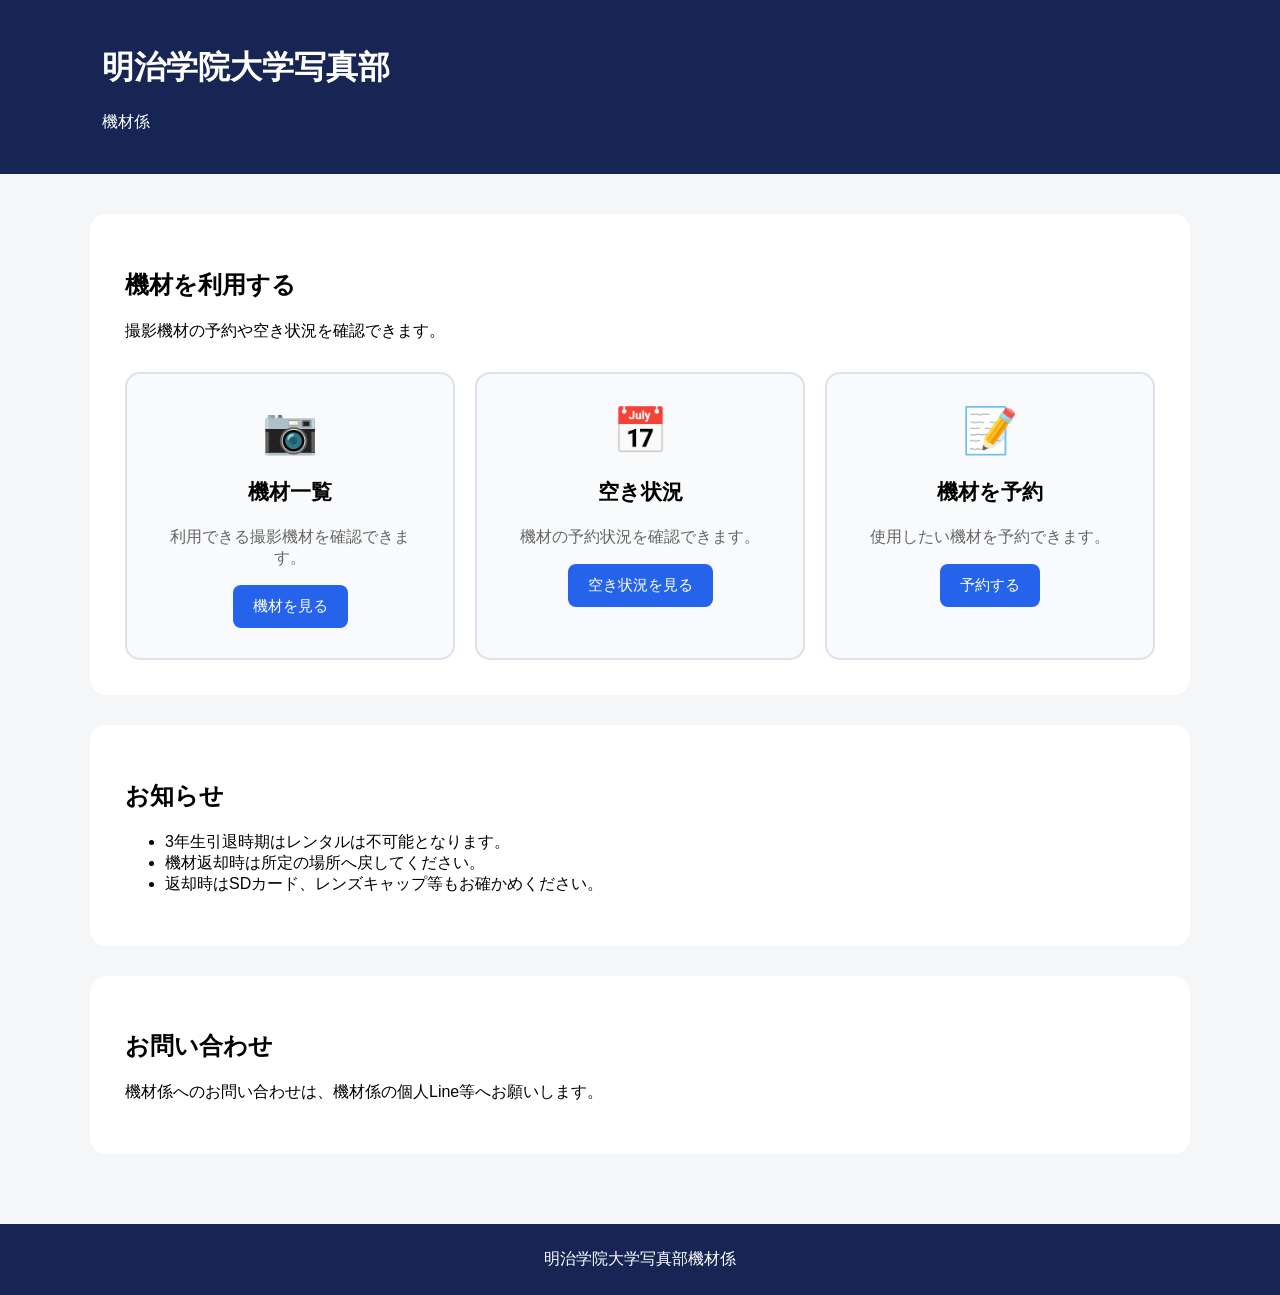
<file: index.html>
<!DOCTYPE html>
<html lang="ja">

<head>
    <meta charset="UTF-8">
    <meta name="viewport" content="width=device-width, initial-scale=1.0">

    <title>明治学院大学写真部 機材係</title>

    <style>

        body {
            margin: 0;
            font-family: "Yu Gothic", sans-serif;
            background: #f4f6f8;
        }

        header {
            background: #172554;
            color: white;
            padding: 25px 8%;
        }

        main {
            max-width: 1100px;
            margin: 0 auto;
            padding: 40px 25px;
        }

        section {
            background: white;
            padding: 35px;
            margin-bottom: 30px;
            border-radius: 16px;
        }

        /* ここが横並びの設定 */
        .cards {
            display: flex;
            gap: 20px;
            margin-top: 30px;
        }

        .card {
            flex: 1;
            background: #f8fafc;
            border: 2px solid #dbe2ea;
            border-radius: 15px;
            padding: 30px;
            text-align: center;
        }

        .icon {
            font-size: 45px;
        }

        .card h3 {
            font-size: 21px;
        }

        .card p {
            color: #666;
        }

        button {
            background: #2563eb;
            color: white;
            border: none;
            padding: 12px 20px;
            border-radius: 8px;
            font-size: 15px;
            cursor: pointer;
        }

        footer {
            background: #172554;
            color: white;
            text-align: center;
            padding: 25px;
        }

    </style>

</head>


<body>

<header>
    <h1>明治学院大学写真部</h1>
    <p>機材係</p>
</header>


<main>

<section>

    <h2>機材を利用する</h2>

    <p>
        撮影機材の予約や空き状況を確認できます。
    </p>


    <div class="cards">

        <div class="card">
            <div class="icon">📷</div>
            <h3>機材一覧</h3>
            <p>利用できる撮影機材を確認できます。</p>
            <a href="equipment.html"><button>機材を見る</button></a>
        </div><div class="card">
            <div class="icon">📅</div>
            <h3>空き状況</h3>
            <p>機材の予約状況を確認できます。</p>
           <a href="availability.html"><button>空き状況を見る</button></a>
        </div><div class="card">
            <div class="icon">📝</div>
            <h3>機材を予約</h3>
            <p>使用したい機材を予約できます。</p>
           <a href="reservation.html"><button>予約する</button></a>
        </div>

    </div>

</section>


<section>

    <h2>お知らせ</h2>

    <ul>
        <li>3年生引退時期はレンタルは不可能となります。</li>
        <li>機材返却時は所定の場所へ戻してください。</li>
        <li>返却時はSDカード、レンズキャップ等もお確かめください。</li>
    </ul>

</section>


<section>

    <h2>お問い合わせ</h2>

    <p>
        機材係へのお問い合わせは、機材係の個人Line等へお願いします。
    </p>

</section>

</main>


<footer>
    明治学院大学写真部機材係
</footer>


</body>
</html>
</file>
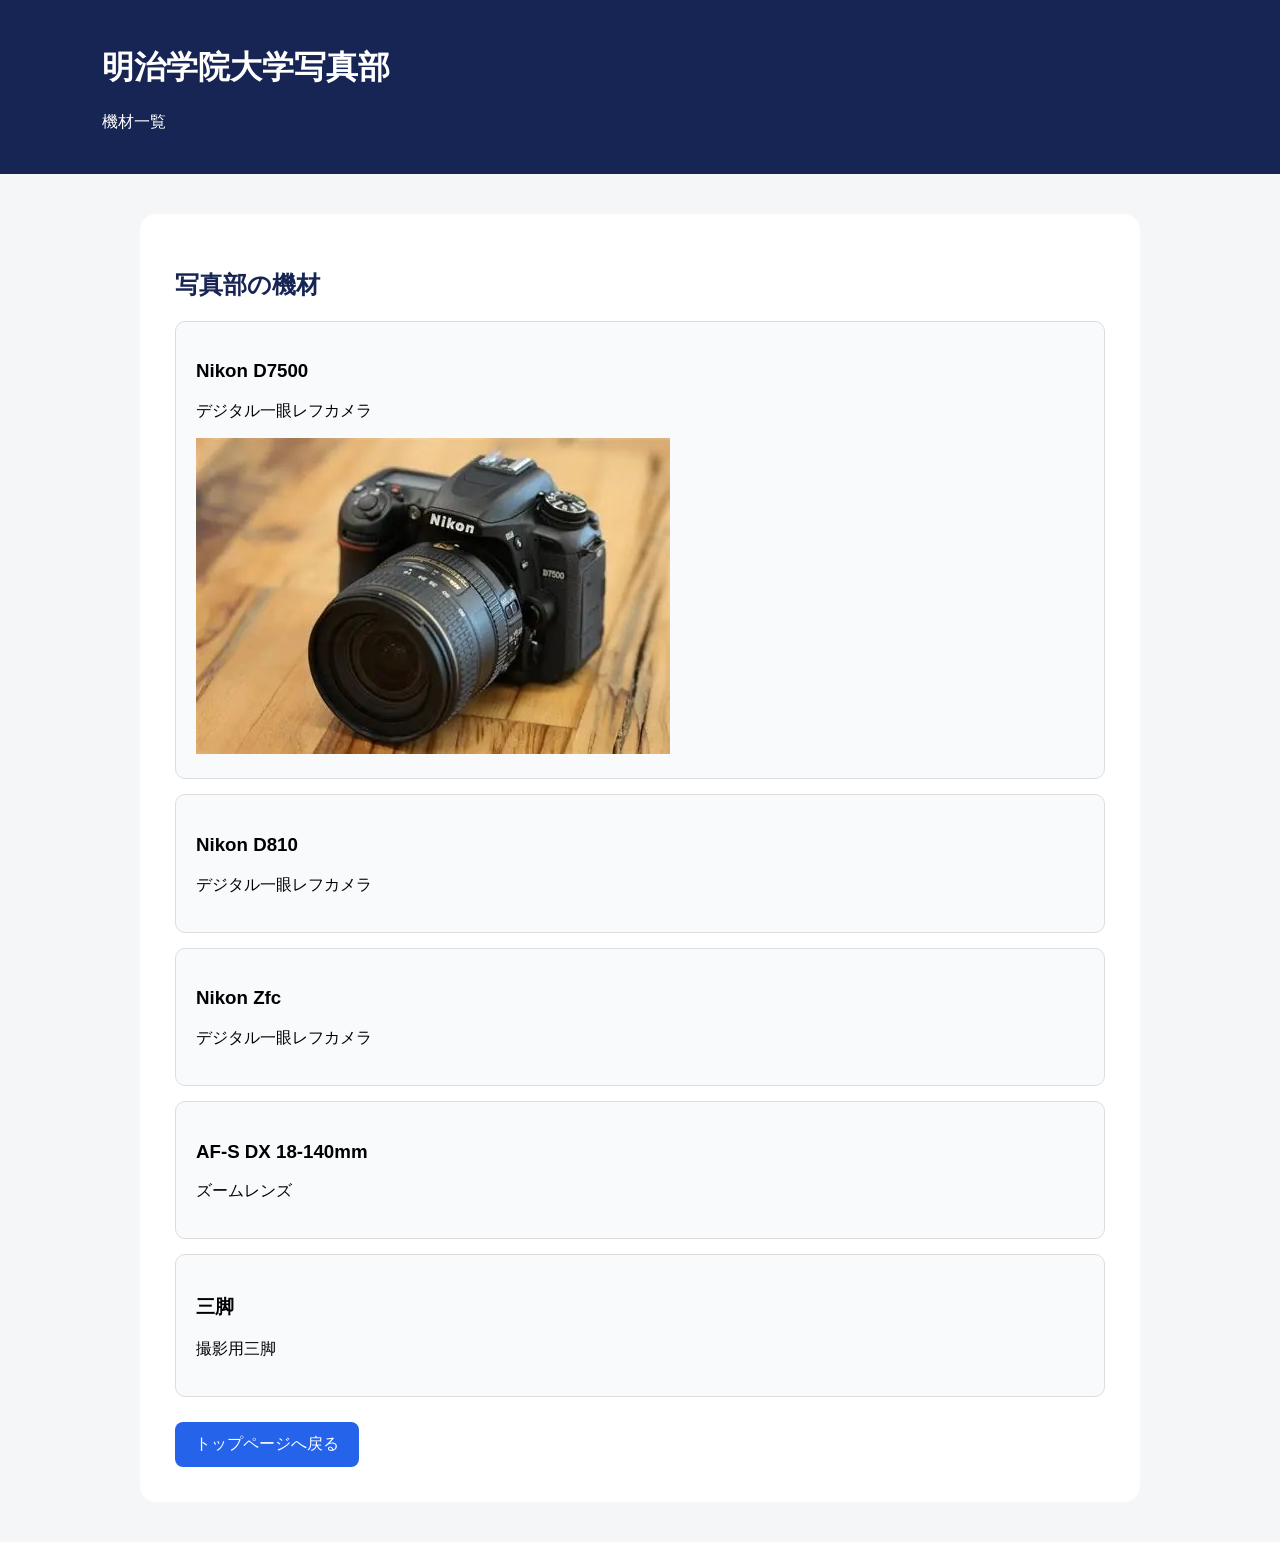
<file: equipment.html>
<!DOCTYPE html>
<html lang="ja">

<head>
    <meta charset="UTF-8">
    <title>機材一覧 - 明治学院大学写真部</title>

    <style>

        body {
            margin: 0;
            font-family: "Yu Gothic", sans-serif;
            background: #f4f6f8;
        }

        header {
            background: #172554;
            color: white;
            padding: 25px 8%;
        }

        main {
            max-width: 1000px;
            margin: 40px auto;
            padding: 0 25px;
        }

        section {
            background: white;
            padding: 35px;
            border-radius: 16px;
        }

        h2 {
            color: #172554;
        }

        .equipment {
            border: 1px solid #ddd;
            padding: 20px;
            margin-top: 15px;
            border-radius: 10px;
            background: #f8fafc;
        }

        .back {
            display: inline-block;
            margin-top: 25px;
            padding: 12px 20px;
            background: #2563eb;
            color: white;
            text-decoration: none;
            border-radius: 8px;
        }

    </style>

</head>

<body>

<header>
    <h1>明治学院大学写真部</h1>
    <p>機材一覧</p>
</header>

<main>

<section>

    <h2>写真部の機材</h2>

  <div class="equipment">

    <h3>Nikon D7500</h3>
    <p>デジタル一眼レフカメラ</p>

  <img src="d7500.jpg" alt="Nikon D7500">

</div>

    </div>  <div class="equipment">
        <h3>Nikon D810</h3>
        <p>デジタル一眼レフカメラ</p>
    </div>

    </div>  <div class="equipment">
        <h3>Nikon Zfc</h3>
        <p>デジタル一眼レフカメラ</p>
    </div>


    <div class="equipment">
        <h3>AF-S DX 18-140mm</h3>
        <p>ズームレンズ</p>
    </div>

    <div class="equipment">
        <h3>三脚</h3>
        <p>撮影用三脚</p>
    </div>

    <a class="back" href="index.html">トップページへ戻る</a>

</section>

</main>

</body>

</html>
</file>
